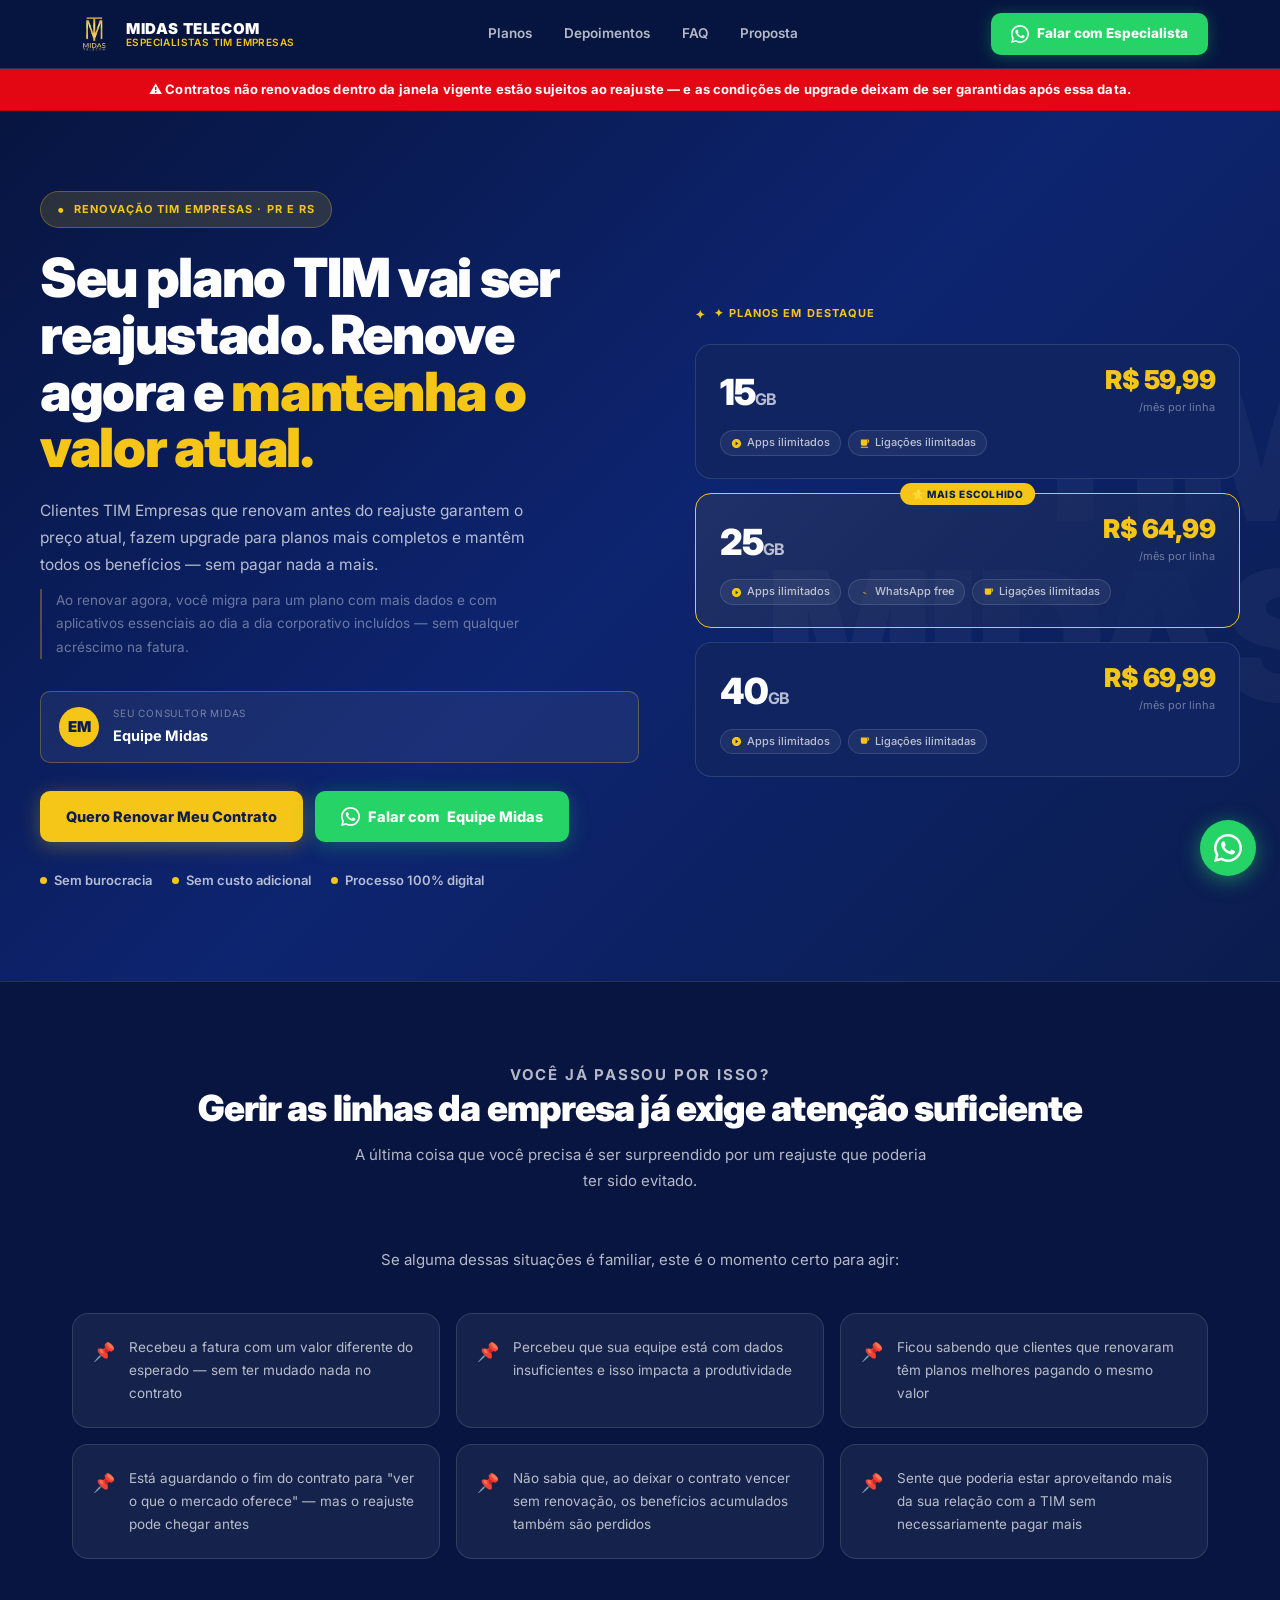
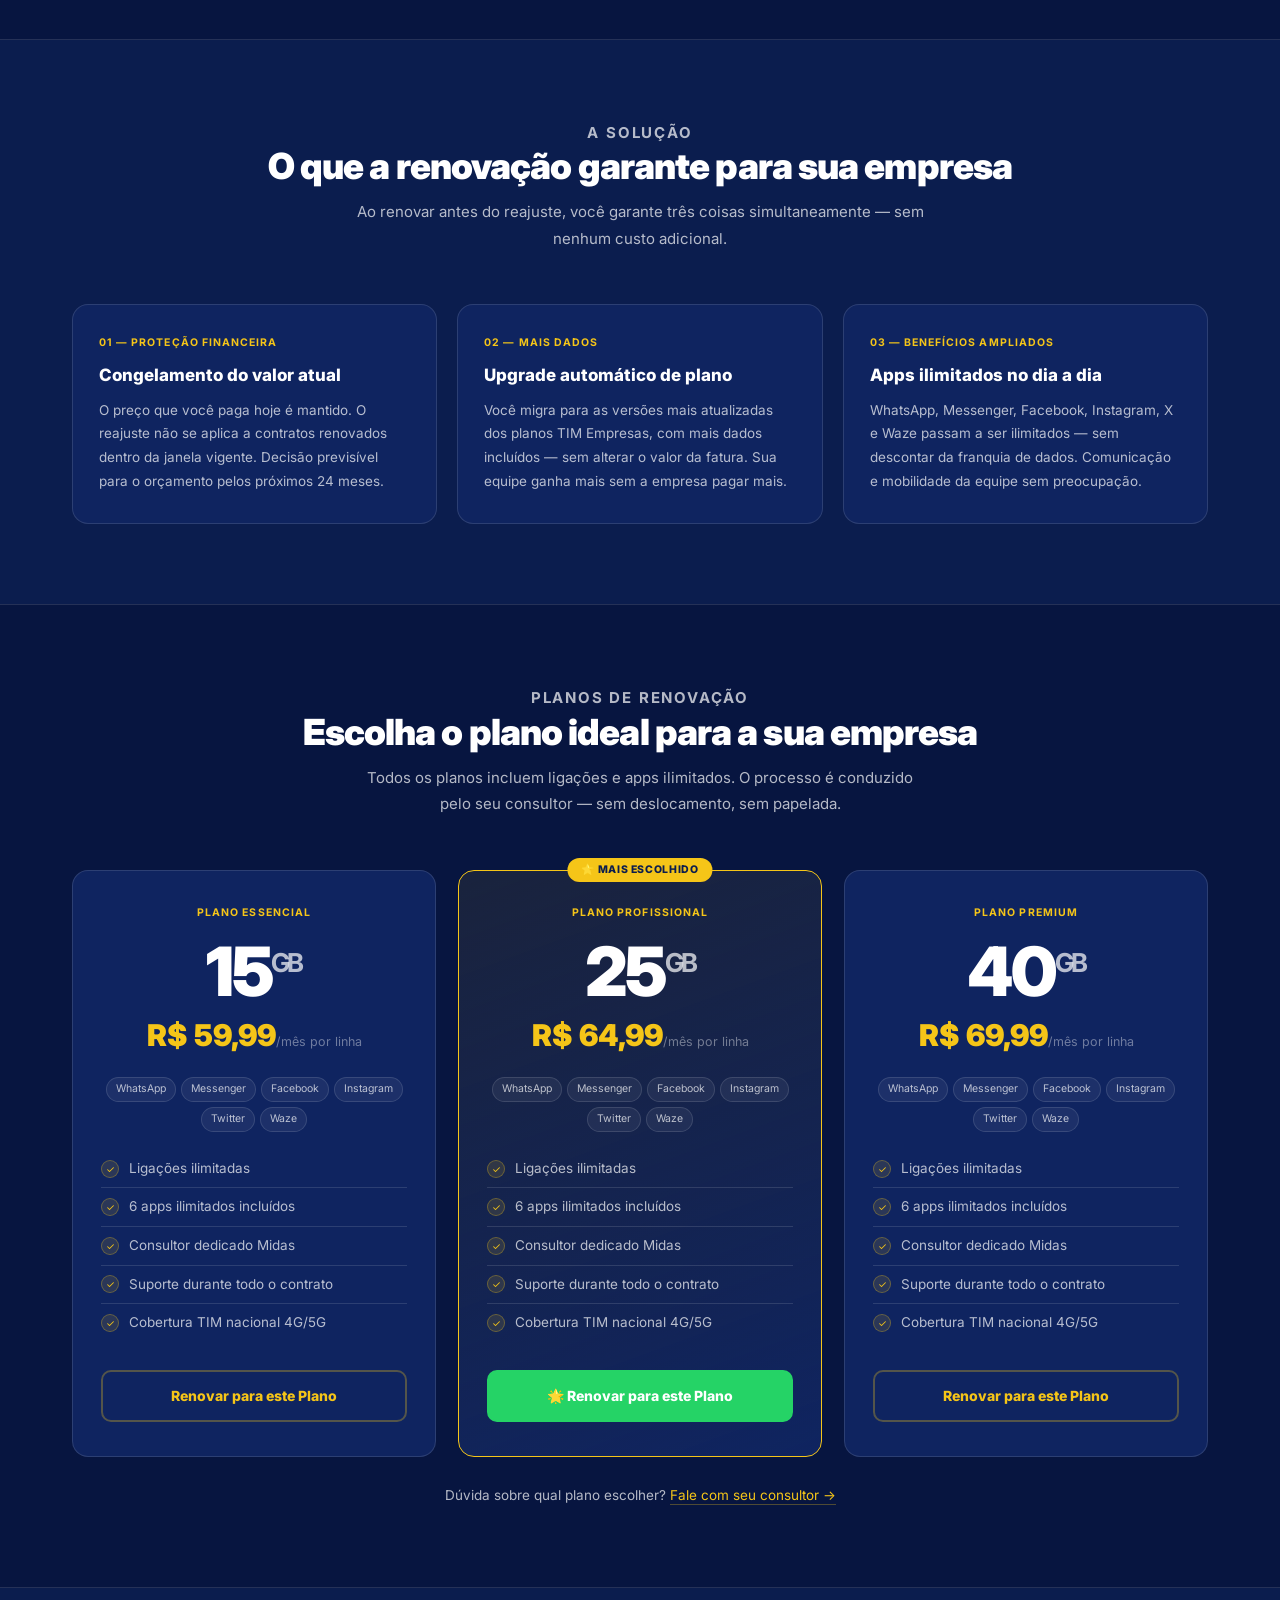
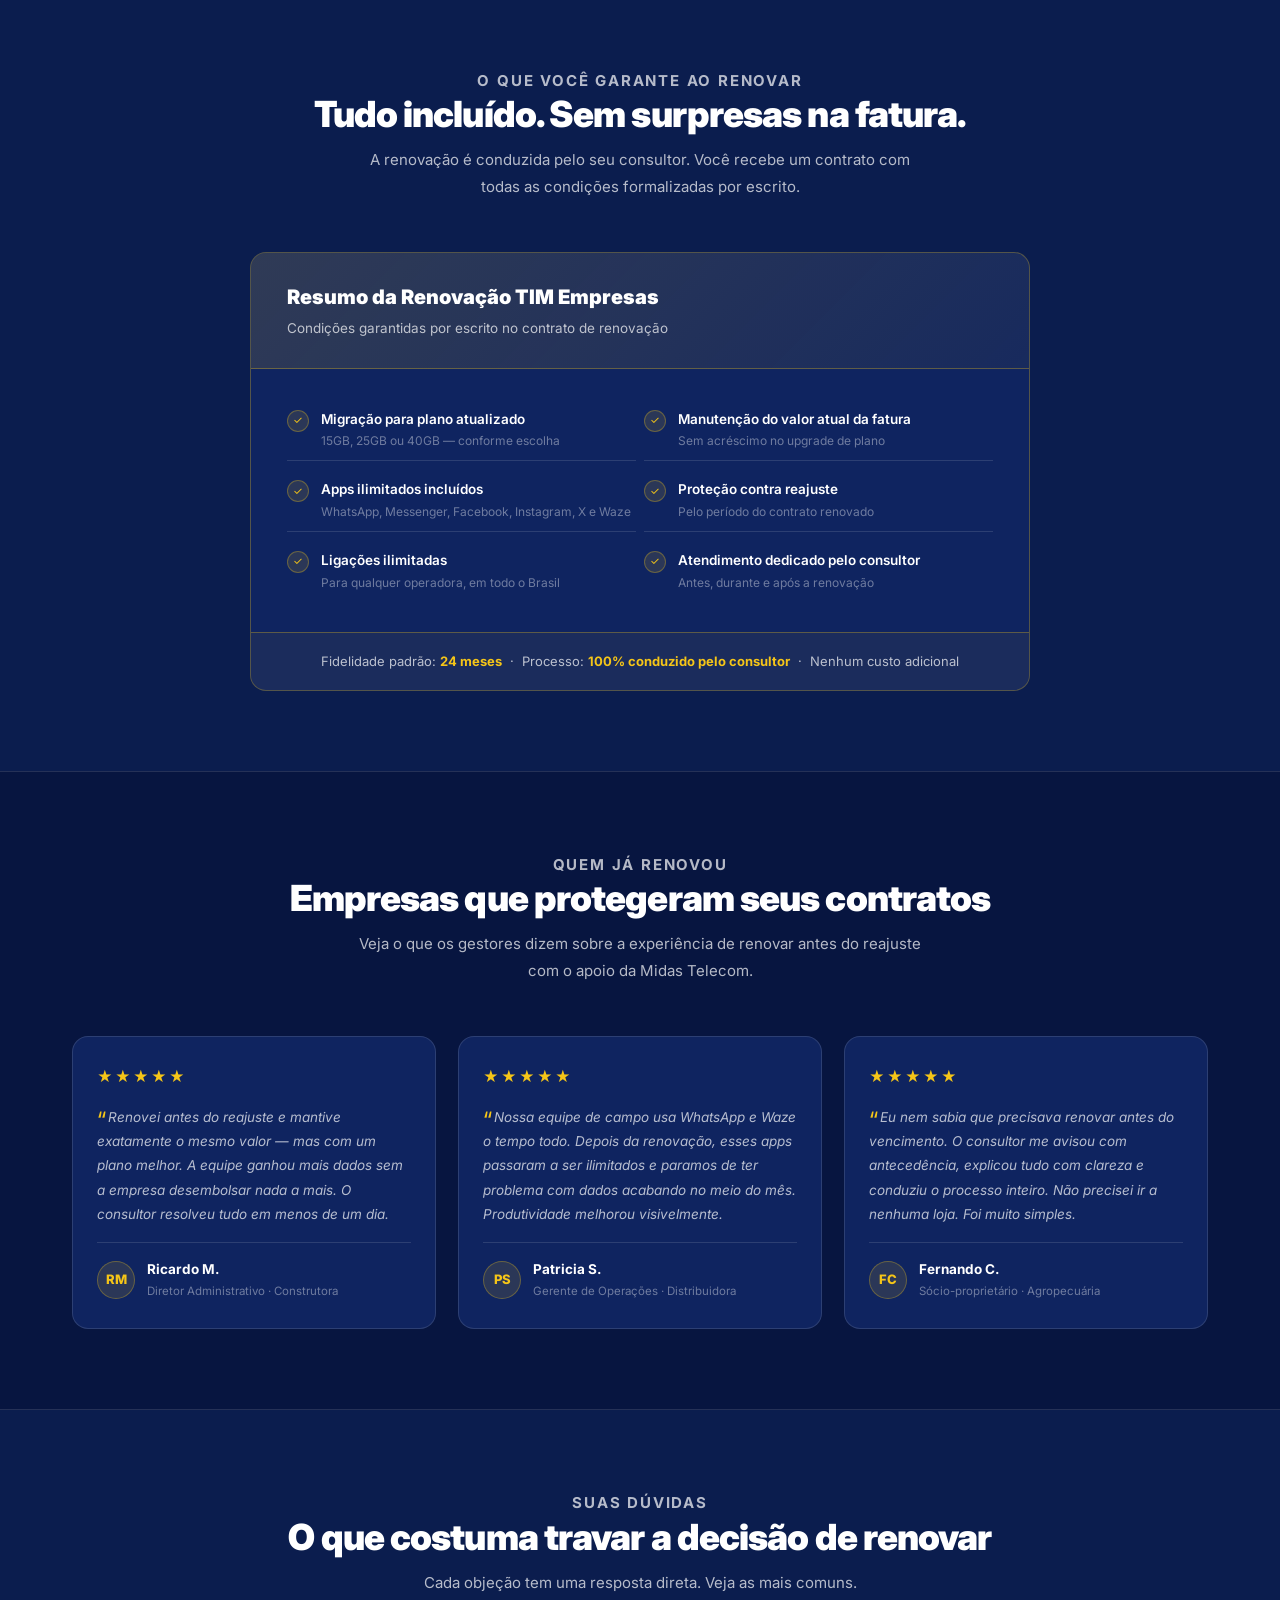
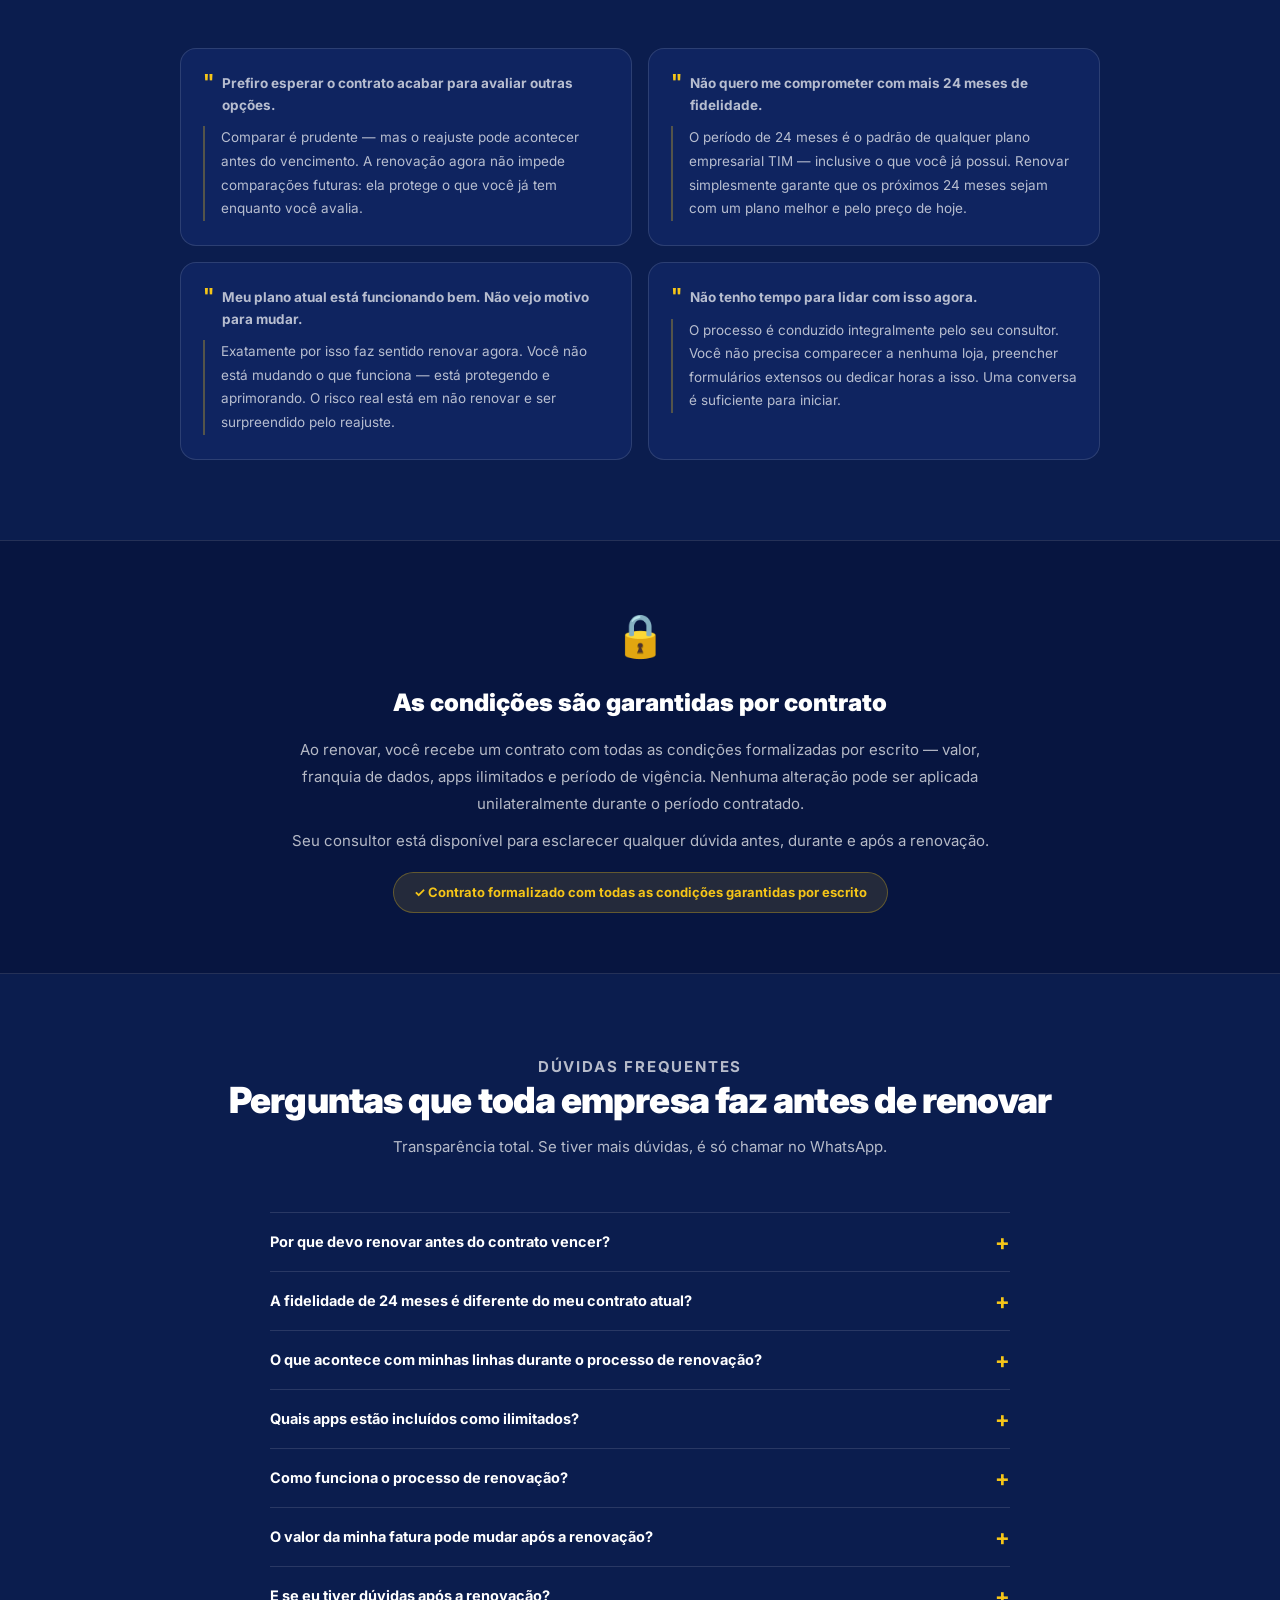
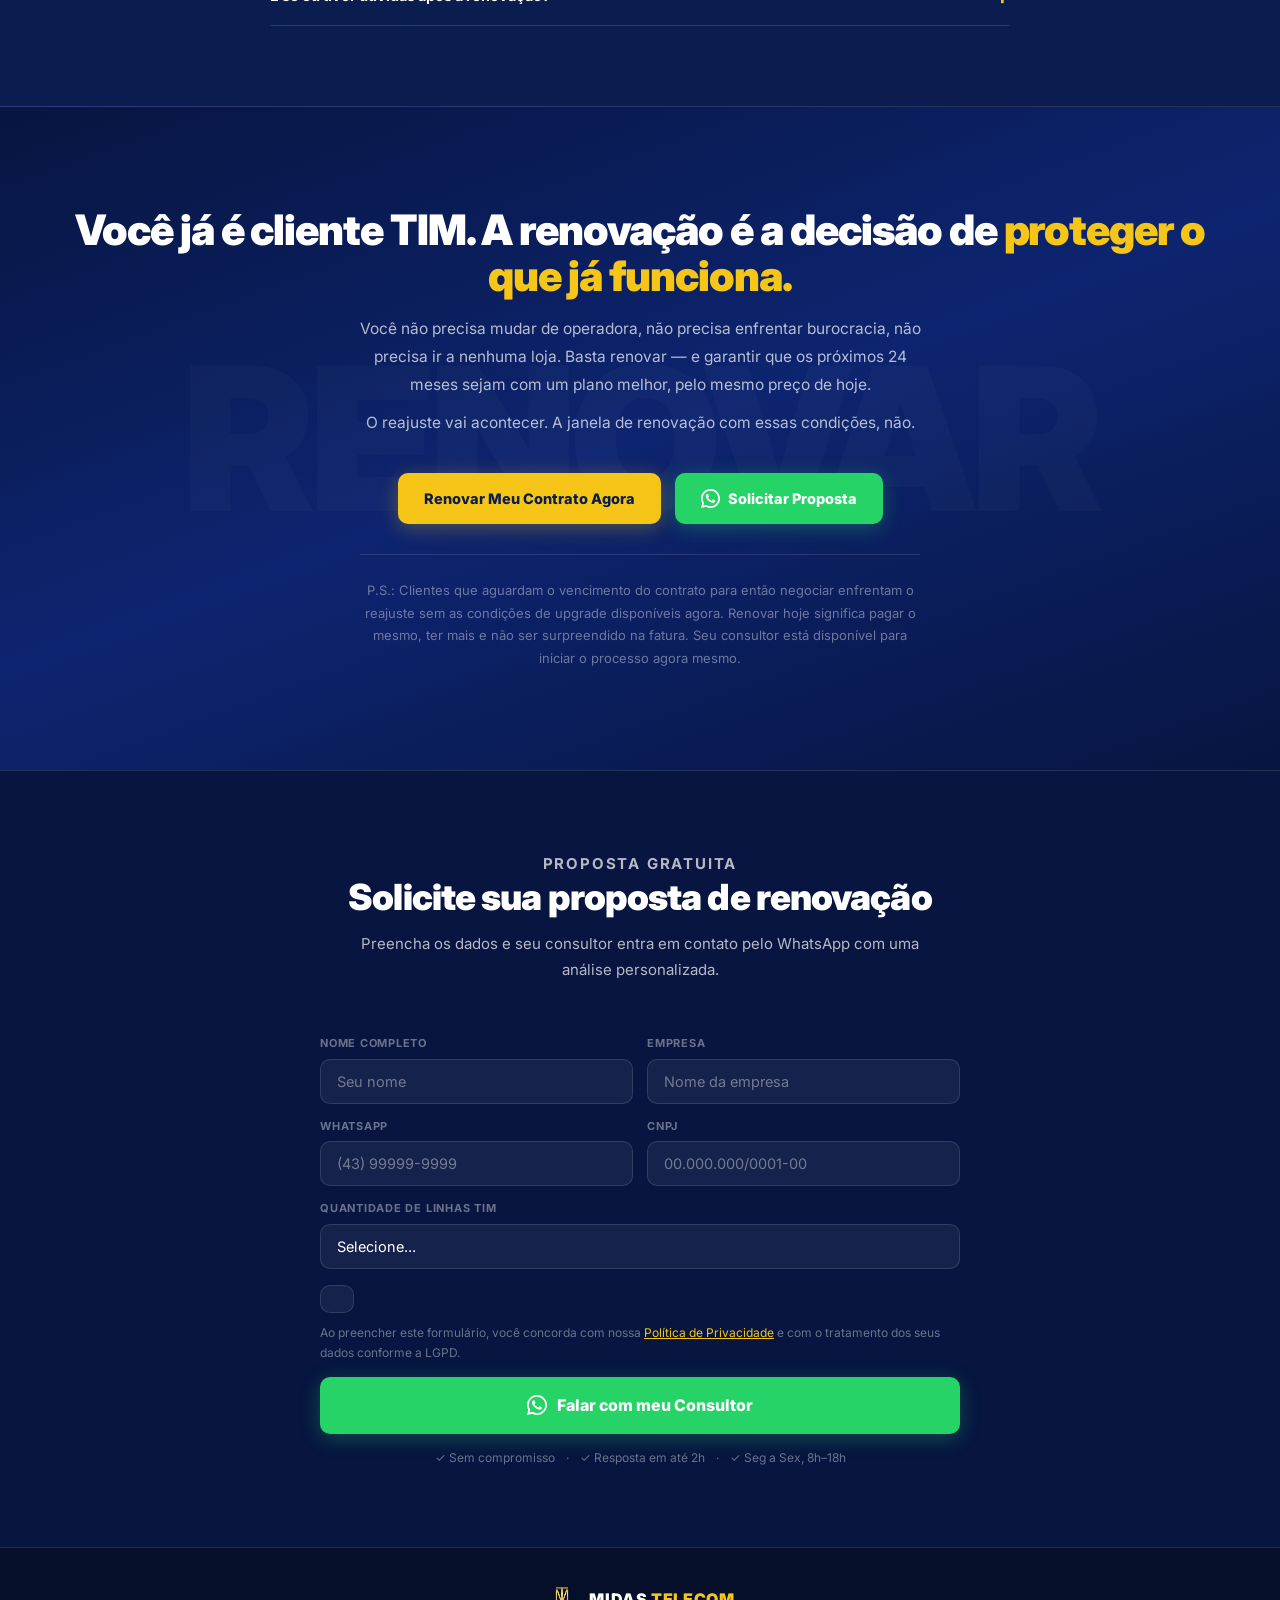
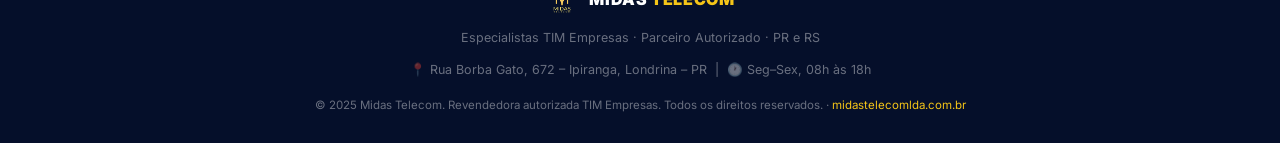
<file: renovacao-tim-empresas.html>
<!DOCTYPE html>
<html lang="pt-BR">
<head>
   <link rel="icon" href="images/logo.png">
<meta charset="UTF-8">
<meta name="viewport" content="width=device-width, initial-scale=1.0">
<title>Renovação TIM Empresas | Midas Telecom</title>
<link href="https://fonts.googleapis.com/css2?family=Inter:ital,wght@0,400;0,500;0,600;0,700;0,800;0,900;1,900&display=swap" rel="stylesheet">
<style>
*,*::before,*::after{margin:0;padding:0;box-sizing:border-box}

:root{
  --navy:       #0B1D4E;
  --navy-deep:  #071540;
  --navy-card:  #0F2460;
  --navy-light: #152E78;
  --gold:       #F5C518;
  --gold-dark:  #D4A800;
  --gold-bg:    rgba(245,197,24,.12);
  --gold-bdr:   rgba(245,197,24,.3);
  --green:      #25D366;
  --green-dk:   #1DA851;
  --red:        #E30613;
  --white:      #FFFFFF;
  --white70:    rgba(255,255,255,.70);
  --white40:    rgba(255,255,255,.40);
  --white10:    rgba(255,255,255,.10);
  --white06:    rgba(255,255,255,.06);
  --bdr:        rgba(255,255,255,.12);
  --r:          10px;
  --rlg:        16px;
}

body{font-family:'Inter',sans-serif;background:var(--navy);color:var(--white);line-height:1.6;overflow-x:hidden}
a{color:inherit;text-decoration:none}
img{max-width:100%}

/* ── NAV ─────────────────────────────────────────── */
nav{
  position:sticky;top:0;z-index:300;
  background:rgba(7,21,64,.96);
  backdrop-filter:blur(20px);
  -webkit-backdrop-filter:blur(20px);
  border-bottom:1px solid var(--bdr);
}
.nav-inner{
  max-width:1200px;margin:auto;
  display:flex;align-items:center;justify-content:space-between;
  height:68px;padding:0 32px;gap:24px;
}
.logo-wrap{display:flex;align-items:center;gap:12px}
.logo-m{
  width:40px;height:40px;border-radius:8px;
  background:var(--gold);
  display:flex;align-items:center;justify-content:center;
  flex-shrink:0;
}
.logo-m svg{width:24px;height:24px}
.logo-text{display:flex;flex-direction:column;line-height:1.15}
.logo-text b{font-size:15px;font-weight:900;letter-spacing:.04em;color:var(--white)}
.logo-text small{font-size:10px;color:var(--gold);font-weight:600;letter-spacing:.04em;text-transform:uppercase}
.nav-links{display:flex;align-items:center;gap:32px;list-style:none;font-size:13.5px;font-weight:600;color:var(--white70)}
.nav-links a:hover{color:var(--gold)}
.nav-cta{
  display:flex;align-items:center;gap:8px;
  background:var(--green);color:var(--white);
  font-weight:800;font-size:13.5px;
  padding:10px 20px;border-radius:var(--r);
  white-space:nowrap;transition:background .2s,transform .15s;
  box-shadow:0 2px 16px rgba(37,211,102,.3);
}
.nav-cta:hover{background:var(--green-dk);transform:translateY(-1px)}
.nav-cta svg{width:18px;height:18px;flex-shrink:0}

/* ── ALERTA ────────────────────────────────────────── */
.alerta{
  background:var(--red);
  color:var(--white);text-align:center;
  font-size:13px;font-weight:700;
  padding:10px 24px;letter-spacing:.01em;
  border-bottom:1px solid rgba(0,0,0,.15);
}

/* ── HERO ──────────────────────────────────────────── */
.hero{
  position:relative;overflow:hidden;
  padding:80px 32px 90px;
  background:
    linear-gradient(135deg, #071540 0%, #0D2470 50%, #0B1D4E 100%);
}
/* "TIM MIDAS" marca d'água */
.hero::before{
  content:'TIM\A MIDAS';white-space:pre;
  position:absolute;right:-60px;top:50%;transform:translateY(-50%);
  font-size:180px;font-weight:900;color:rgba(255,255,255,.04);
  line-height:1;pointer-events:none;letter-spacing:-.02em;
  text-align:right;
}
.hero-inner{
  max-width:1200px;margin:auto;
  display:grid;grid-template-columns:1.1fr 1fr;
  gap:56px;align-items:center;position:relative;z-index:1;
}
.hero-eyebrow{
  display:inline-flex;align-items:center;gap:8px;
  background:rgba(245,197,24,.15);
  border:1px solid var(--gold-bdr);
  border-radius:30px;padding:5px 16px;
  font-size:11px;font-weight:700;
  letter-spacing:.1em;text-transform:uppercase;color:var(--gold);
  margin-bottom:22px;
}
.hero-eyebrow::before{content:'•';font-size:16px}
.hero h1{
  font-size:clamp(32px,4.5vw,54px);
  font-weight:900;line-height:1.05;
  margin-bottom:20px;letter-spacing:-.025em;
}
.hero h1 em{font-style:normal;color:var(--gold)}
.hero-sub{
  font-size:15.5px;color:var(--white70);
  margin-bottom:10px;max-width:500px;line-height:1.75;
}
.hero-quote{
  font-size:13.5px;color:var(--white40);
  margin-bottom:32px;max-width:480px;line-height:1.75;
  border-left:2px solid var(--gold-bdr);padding-left:14px;
}
/* consultor */
.consultor-strip{
  display:flex;align-items:center;gap:14px;
  background:var(--white06);
  border:1px solid var(--gold-bdr);
  border-radius:var(--r);
  padding:13px 18px;margin-bottom:28px;
}
.consultor-av{
  width:40px;height:40px;border-radius:50%;
  background:var(--gold);display:flex;align-items:center;justify-content:center;
  font-weight:900;font-size:15px;color:var(--navy);flex-shrink:0;
}
.consultor-info small{display:block;font-size:10px;text-transform:uppercase;letter-spacing:.08em;color:var(--white40);margin-bottom:2px}
.consultor-info strong{font-size:14.5px;font-weight:700}
.hero-btns{display:flex;gap:12px;flex-wrap:wrap;margin-bottom:28px}
.btn-gold{
  display:inline-flex;align-items:center;gap:8px;
  background:var(--gold);color:var(--navy);
  font-weight:800;font-size:14.5px;
  padding:14px 26px;border-radius:var(--r);
  transition:background .2s,transform .15s;
  box-shadow:0 4px 20px rgba(245,197,24,.3);
}
.btn-gold:hover{background:var(--gold-dark);transform:translateY(-2px)}
.btn-green{
  display:inline-flex;align-items:center;gap:8px;
  background:var(--green);color:var(--white);
  font-weight:800;font-size:14.5px;
  padding:14px 26px;border-radius:var(--r);
  transition:background .2s,transform .15s;
  box-shadow:0 4px 20px rgba(37,211,102,.3);
}
.btn-green:hover{background:var(--green-dk);transform:translateY(-2px)}
.btn-green svg,.btn-gold svg{width:19px;height:19px;flex-shrink:0}
.hero-badges{display:flex;gap:20px;flex-wrap:wrap}
.hbadge{display:flex;align-items:center;gap:7px;font-size:13px;color:var(--white70);font-weight:600}
.hbadge-dot{width:7px;height:7px;border-radius:50%;background:var(--gold);flex-shrink:0}

/* hero – side cards */
.hero-cards{display:flex;flex-direction:column;gap:14px}
.hero-plan-label{
  display:flex;align-items:center;gap:8px;
  font-size:11px;font-weight:700;letter-spacing:.1em;
  text-transform:uppercase;color:var(--gold);margin-bottom:6px;
}
.hero-plan-label::before{content:'✦';font-size:12px}
.hcard{
  background:var(--navy-card);
  border:1px solid var(--bdr);
  border-radius:var(--rlg);padding:22px 24px;
  transition:border-color .2s,transform .2s;
  position:relative;
}
.hcard:hover{border-color:var(--gold-bdr);transform:translateY(-2px)}
.hcard.featured{border-color:var(--gold);background:linear-gradient(135deg,rgba(245,197,24,.08),var(--navy-card))}
.hcard-badge{
  position:absolute;top:-11px;left:50%;transform:translateX(-50%);
  background:var(--gold);color:var(--navy);
  font-size:10px;font-weight:800;letter-spacing:.06em;text-transform:uppercase;
  padding:3px 12px;border-radius:20px;white-space:nowrap;
}
.hcard-top{display:flex;align-items:center;justify-content:space-between;margin-bottom:12px}
.hcard-gb{font-size:36px;font-weight:900;color:var(--white);letter-spacing:-.03em;line-height:1}
.hcard-gb span{font-size:16px;font-weight:700;color:var(--white70)}
.hcard-price{text-align:right}
.hcard-price strong{display:block;font-size:26px;font-weight:900;color:var(--gold);letter-spacing:-.02em;line-height:1}
.hcard-price small{font-size:11px;color:var(--white40)}
.hcard-pills{display:flex;gap:7px;flex-wrap:wrap}
.hpill{
  display:flex;align-items:center;gap:5px;
  background:var(--white06);border:1px solid var(--bdr);
  border-radius:20px;padding:3px 10px;
  font-size:11px;color:var(--white70);font-weight:500;
}
.hpill svg{width:11px;height:11px;color:var(--gold);flex-shrink:0}

/* ── CONTAINER ─────────────────────────────────────── */
.container{max-width:1200px;margin:auto;padding:0 32px}

/* section header */
.sh{text-align:center;margin-bottom:52px}
.sh-eye{font-size:11px;font-weight:700;letter-spacing:.12em;text-transform:uppercase;color:var(--gold);margin-bottom:10px}
.sh h2{font-size:clamp(24px,3.2vw,36px);font-weight:900;line-height:1.15;letter-spacing:-.025em;margin-bottom:12px}
.sh p{font-size:15px;color:var(--white70);max-width:580px;margin:0 auto;line-height:1.75}

/* ── DOR ─────────────────────────────────────────── */
.sec-dor{padding:80px 32px;background:var(--navy-deep);border-top:1px solid var(--bdr);border-bottom:1px solid var(--bdr)}
.dor-intro{max-width:680px;margin:0 auto 40px;text-align:center;font-size:15px;color:var(--white70);line-height:1.8}
.dor-grid{display:grid;grid-template-columns:repeat(3,1fr);gap:16px}
.dor-card{
  background:var(--white06);border:1px solid var(--bdr);
  border-radius:var(--rlg);padding:22px 20px;
  display:flex;gap:14px;align-items:flex-start;
  transition:border-color .2s;
}
.dor-card:hover{border-color:var(--gold-bdr)}
.dor-pin{font-size:18px;flex-shrink:0;margin-top:2px}
.dor-card p{font-size:13.5px;color:var(--white70);line-height:1.7}

/* ── POR QUE RENOVAR ──────────────────────────────── */
.sec-pq{padding:80px 32px;background:var(--navy)}
.pq-grid{display:grid;grid-template-columns:repeat(3,1fr);gap:20px}
.pq-card{
  background:var(--navy-card);
  border:1px solid var(--bdr);
  border-radius:var(--rlg);padding:30px 26px;
  transition:border-color .2s,transform .2s;
}
.pq-card:hover{border-color:var(--gold-bdr);transform:translateY(-3px)}
.pq-num{font-size:10.5px;font-weight:700;text-transform:uppercase;letter-spacing:.1em;color:var(--gold);margin-bottom:10px}
.pq-card h3{font-size:17px;font-weight:800;color:var(--white);margin-bottom:10px}
.pq-card p{font-size:13.5px;color:var(--white70);line-height:1.75}

/* ── PLANOS ──────────────────────────────────────── */
.sec-planos{padding:80px 32px;background:var(--navy-deep);border-top:1px solid var(--bdr);border-bottom:1px solid var(--bdr)}
.planos-grid{display:grid;grid-template-columns:repeat(3,1fr);gap:22px}
.plano{
  background:var(--navy-card);
  border:1px solid var(--bdr);border-radius:var(--rlg);
  padding:34px 28px;text-align:center;
  position:relative;display:flex;flex-direction:column;
  transition:border-color .2s,transform .2s;
}
.plano:hover{border-color:var(--gold-bdr);transform:translateY(-4px)}
.plano.dest{border-color:var(--gold);background:linear-gradient(160deg,rgba(245,197,24,.08),var(--navy-card))}
.plano-badge{
  position:absolute;top:-13px;left:50%;transform:translateX(-50%);
  background:var(--gold);color:var(--navy);
  font-size:10.5px;font-weight:800;letter-spacing:.06em;text-transform:uppercase;
  padding:4px 14px;border-radius:20px;white-space:nowrap;
}
.plano-nome{font-size:10.5px;font-weight:700;text-transform:uppercase;letter-spacing:.1em;color:var(--gold);margin-bottom:16px}
.plano-gb{
  font-size:68px;font-weight:900;color:var(--white);
  line-height:1;letter-spacing:-.04em;margin-bottom:6px;
}
.plano-gb sup{font-size:26px;font-weight:700;color:var(--white70);vertical-align:super}
.plano-price{margin-bottom:18px}
.plano-price strong{font-size:30px;font-weight:900;color:var(--gold)}
.plano-price span{font-size:12.5px;color:var(--white40)}
.apps-row{display:flex;justify-content:center;gap:5px;flex-wrap:wrap;margin-bottom:18px}
.apill{background:var(--white06);border:1px solid var(--bdr);border-radius:20px;padding:3px 9px;font-size:10.5px;color:var(--white70)}
.plano ul{list-style:none;text-align:left;margin-bottom:28px;flex:1}
.plano ul li{
  padding:8px 0;font-size:13.5px;color:var(--white70);
  display:flex;align-items:center;gap:10px;
  border-bottom:1px solid var(--bdr);
}
.plano ul li:last-child{border-bottom:none}
.ck{
  width:18px;height:18px;border-radius:50%;
  background:var(--gold-bg);border:1px solid var(--gold-bdr);
  display:flex;align-items:center;justify-content:center;
  color:var(--gold);font-size:10px;flex-shrink:0;
}
.btn-plano{
  display:block;padding:13px;border-radius:var(--r);
  font-weight:800;font-size:14px;text-align:center;
  transition:all .2s;
  background:transparent;border:2px solid var(--gold-bdr);color:var(--gold);
}
.btn-plano:hover{background:var(--gold);color:var(--navy);border-color:var(--gold)}
.plano.dest .btn-plano{background:var(--green);border-color:var(--green);color:var(--white)}
.plano.dest .btn-plano:hover{background:var(--green-dk);border-color:var(--green-dk)}
.planos-nota{text-align:center;margin-top:28px;font-size:13.5px;color:var(--white70)}
.planos-nota a{color:var(--gold);border-bottom:1px solid var(--gold-bdr);padding-bottom:1px}

/* ── OFERTA RESUMO ───────────────────────────────── */
.sec-oferta{padding:80px 32px;background:var(--navy)}
.oferta-box{
  max-width:780px;margin:auto;
  background:var(--navy-card);
  border:1px solid var(--gold-bdr);border-radius:var(--rlg);overflow:hidden;
}
.oferta-hdr{
  background:linear-gradient(135deg,rgba(245,197,24,.14),rgba(245,197,24,.04));
  padding:28px 36px;border-bottom:1px solid var(--gold-bdr);
}
.oferta-hdr h3{font-size:20px;font-weight:900;margin-bottom:5px}
.oferta-hdr p{font-size:13.5px;color:var(--white70)}
.oferta-body{padding:30px 36px;display:grid;grid-template-columns:1fr 1fr;gap:8px}
.o-item{display:flex;align-items:flex-start;gap:12px;padding:10px 0;border-bottom:1px solid var(--bdr)}
.o-item:last-child,.o-item:nth-last-child(2):nth-child(odd){border-bottom:none}
.o-ck{width:22px;height:22px;border-radius:50%;background:var(--gold-bg);border:1px solid var(--gold-bdr);display:flex;align-items:center;justify-content:center;color:var(--gold);font-size:11px;flex-shrink:0;margin-top:1px}
.o-txt{font-size:13.5px;font-weight:600;color:var(--white)}
.o-txt small{display:block;font-size:12px;color:var(--white40);font-weight:400;margin-top:1px}
.oferta-ftr{
  background:rgba(245,197,24,.05);border-top:1px solid var(--gold-bdr);
  padding:18px 36px;text-align:center;font-size:13px;color:var(--white70);
}
.oferta-ftr strong{color:var(--gold)}

/* ── DEPOIMENTOS ─────────────────────────────────── */
.sec-dep{padding:80px 32px;background:var(--navy-deep);border-top:1px solid var(--bdr);border-bottom:1px solid var(--bdr)}
.dep-grid{display:grid;grid-template-columns:repeat(3,1fr);gap:22px}
.dep-card{
  background:var(--navy-card);border:1px solid var(--bdr);
  border-radius:var(--rlg);padding:28px 24px;
  display:flex;flex-direction:column;gap:16px;
  transition:border-color .2s;
}
.dep-card:hover{border-color:var(--gold-bdr)}
.dep-stars{color:var(--gold);font-size:15px;letter-spacing:2px}
.dep-txt{font-size:13.5px;color:var(--white70);line-height:1.8;flex:1;font-style:italic}
.dep-txt::before{content:'\201C';font-size:24px;color:var(--gold);line-height:0;vertical-align:-7px;margin-right:2px;font-style:normal}
.dep-aut{display:flex;align-items:center;gap:12px;padding-top:16px;border-top:1px solid var(--bdr)}
.dep-av{width:38px;height:38px;border-radius:50%;background:var(--gold-bg);border:1px solid var(--gold-bdr);display:flex;align-items:center;justify-content:center;font-weight:800;font-size:13px;color:var(--gold);flex-shrink:0}
.dep-name{font-size:13.5px;font-weight:700;color:var(--white)}
.dep-role{font-size:11.5px;color:var(--white40);margin-top:1px}

/* ── OBJEÇÕES ─────────────────────────────────────── */
.sec-obj{padding:80px 32px;background:var(--navy)}
.obj-grid{display:grid;grid-template-columns:repeat(2,1fr);gap:16px;max-width:920px;margin:auto}
.obj-card{
  background:var(--navy-card);border:1px solid var(--bdr);
  border-radius:var(--rlg);padding:24px 22px;transition:border-color .2s;
}
.obj-card:hover{border-color:var(--gold-bdr)}
.obj-q{font-size:13.5px;font-weight:700;color:var(--white70);margin-bottom:10px;display:flex;gap:8px;align-items:flex-start}
.obj-q::before{content:'"';font-size:22px;color:var(--gold);line-height:1;flex-shrink:0;margin-top:-2px}
.obj-a{font-size:13.5px;color:var(--white70);line-height:1.75;padding-left:16px;border-left:2px solid var(--gold-bdr)}

/* ── GARANTIA ─────────────────────────────────────── */
.sec-grt{padding:60px 32px;background:var(--navy-deep);border-top:1px solid var(--bdr);border-bottom:1px solid var(--bdr)}
.grt-box{max-width:700px;margin:auto;text-align:center}
.grt-icon{font-size:42px;margin-bottom:16px}
.grt-box h3{font-size:24px;font-weight:900;margin-bottom:14px}
.grt-box p{font-size:15px;color:var(--white70);line-height:1.8;margin-bottom:10px}
.grt-tag{display:inline-flex;align-items:center;gap:8px;background:var(--gold-bg);border:1px solid var(--gold-bdr);border-radius:30px;padding:9px 20px;font-size:13px;font-weight:700;color:var(--gold);margin-top:8px}

/* ── FAQ ──────────────────────────────────────────── */
.sec-faq{padding:80px 32px;background:var(--navy)}
.faq-list{max-width:740px;margin:auto}
.faq-item{border-bottom:1px solid var(--bdr)}
.faq-item:first-child{border-top:1px solid var(--bdr)}
.faq-q{
  width:100%;background:none;border:none;color:var(--white);
  font-family:'Inter',sans-serif;font-size:14.5px;font-weight:700;
  padding:18px 0;cursor:pointer;
  display:flex;align-items:center;justify-content:space-between;gap:12px;
  text-align:left;transition:color .2s;
}
.faq-q:hover{color:var(--gold)}
.faq-arr{flex-shrink:0;color:var(--gold);font-size:22px;line-height:1;transition:transform .25s}
.faq-item.open .faq-arr{transform:rotate(45deg)}
.faq-a{max-height:0;overflow:hidden;transition:max-height .3s ease,padding .3s;font-size:14px;color:var(--white70);line-height:1.8}
.faq-item.open .faq-a{max-height:220px;padding-bottom:20px}

/* ── CTA FINAL ────────────────────────────────────── */
.sec-cta{
  padding:100px 32px;
  background:linear-gradient(160deg,#071540 0%,#0D2470 50%,#071540 100%);
  border-top:1px solid var(--bdr);text-align:center;
  position:relative;overflow:hidden;
}
.sec-cta::before{
  content:'RENOVAR';position:absolute;
  left:50%;top:50%;transform:translate(-50%,-50%);
  font-size:200px;font-weight:900;color:rgba(255,255,255,.025);
  white-space:nowrap;pointer-events:none;letter-spacing:-.03em;
}
.sec-cta .inner{position:relative;z-index:1}
.sec-cta h2{font-size:clamp(26px,4vw,42px);font-weight:900;line-height:1.1;margin-bottom:16px;letter-spacing:-.025em}
.sec-cta h2 em{font-style:normal;color:var(--gold)}
.sec-cta p{font-size:15.5px;color:var(--white70);max-width:580px;margin:0 auto 10px;line-height:1.8}
.cta-btns{display:flex;justify-content:center;gap:14px;margin:36px 0 30px;flex-wrap:wrap}
.sec-cta .ps{font-size:13px;color:var(--white40);max-width:560px;margin:0 auto;line-height:1.75;border-top:1px solid var(--bdr);padding-top:24px}

/* ── FORMULÁRIO ───────────────────────────────────── */
.sec-form{padding:80px 32px;background:var(--navy-deep);border-top:1px solid var(--bdr)}
.form-wrap{max-width:640px;margin:auto}
.form-grid{display:grid;grid-template-columns:1fr 1fr;gap:14px}
.fg{display:flex;flex-direction:column;gap:6px}
.fg.full{grid-column:1/-1}
.fg label{font-size:11px;font-weight:700;text-transform:uppercase;letter-spacing:.07em;color:var(--white40)}
.fg input,.fg select{
  background:var(--white06);border:1px solid var(--bdr);border-radius:var(--r);
  padding:13px 16px;font-size:14.5px;color:var(--white);
  font-family:'Inter',sans-serif;outline:none;transition:border-color .2s;-webkit-appearance:none;
}
.fg input::placeholder{color:var(--white40)}
.fg input:focus,.fg select:focus{border-color:var(--gold)}
.fg select option{background:#0B1D4E;color:var(--white)}
.lgpd-row{display:flex;align-items:flex-start;gap:10px;font-size:12px;color:var(--white40);line-height:1.65}
.lgpd-row input[type=checkbox]{width:16px;height:16px;flex-shrink:0;margin-top:2px;accent-color:var(--gold);cursor:pointer}
.lgpd-row a{color:var(--gold);text-decoration:underline}
.btn-submit{
  width:100%;background:var(--green);color:var(--white);border:none;
  border-radius:var(--r);padding:16px;font-size:16px;font-weight:800;
  cursor:pointer;font-family:'Inter',sans-serif;
  display:flex;align-items:center;justify-content:center;gap:10px;
  transition:background .2s,transform .15s;
  box-shadow:0 4px 20px rgba(37,211,102,.3);
}
.btn-submit:hover{background:var(--green-dk);transform:translateY(-1px)}
.form-nota{text-align:center;margin-top:14px;font-size:12px;color:var(--white40)}
.form-nota span{margin:0 8px}

/* ── FOOTER ────────────────────────────────────────── */
footer{background:#050F2A;border-top:1px solid var(--bdr);padding:36px 32px 28px}
.footer-inner{max-width:1200px;margin:auto;display:flex;flex-direction:column;align-items:center;gap:12px;text-align:center}
.foot-logo{display:flex;align-items:center;gap:12px;font-weight:900;font-size:16px;letter-spacing:.04em}
.foot-logo .logo-m{width:32px;height:32px;font-size:13px}
.foot-logo span{color:var(--gold)}
.foot-sub{font-size:12.5px;color:var(--white40)}
.foot-copy{font-size:11.5px;color:var(--white40);margin-top:4px}
.foot-copy a{color:var(--gold)}

/* ── WA FLOAT ─────────────────────────────────────── */
.wa-float{
  position:fixed;bottom:24px;right:24px;z-index:500;
  width:56px;height:56px;border-radius:50%;
  background:var(--green);color:var(--white);
  display:flex;align-items:center;justify-content:center;
  box-shadow:0 4px 20px rgba(37,211,102,.5);
  transition:transform .2s;
}
.wa-float:hover{transform:scale(1.1)}
.wa-float svg{width:28px;height:28px}

/* ── TOAST ──────────────────────────────────────────── */
.toast{
  position:fixed;bottom:96px;right:24px;
  background:var(--navy-card);border:1px solid var(--gold-bdr);
  color:var(--white);padding:13px 18px;border-radius:var(--r);
  font-size:13.5px;font-weight:500;
  box-shadow:0 8px 30px rgba(0,0,0,.5);
  opacity:0;transform:translateY(10px);
  transition:opacity .3s,transform .3s;z-index:999;max-width:300px;
}
.toast.show{opacity:1;transform:translateY(0)}

/* ── RESPONSIVO ─────────────────────────────────────── */
@media(max-width:960px){
  .hero-inner{grid-template-columns:1fr;gap:44px}
  .hero-cards{display:grid;grid-template-columns:1fr 1fr}
  .dor-grid{grid-template-columns:1fr 1fr}
  .pq-grid{grid-template-columns:1fr 1fr}
  .planos-grid{grid-template-columns:1fr;max-width:420px;margin:auto}
  .dep-grid{grid-template-columns:1fr}
  .obj-grid{grid-template-columns:1fr}
  .oferta-body{grid-template-columns:1fr}
  .nav-links{display:none}
}
@media(max-width:640px){
  .hero{padding:52px 20px 60px}
  .hero::before{display:none}
  .hero-cards{grid-template-columns:1fr}
  .dor-grid{grid-template-columns:1fr}
  .pq-grid{grid-template-columns:1fr}
  .form-grid{grid-template-columns:1fr}
  .fg.full{grid-column:1}
  .oferta-hdr,.oferta-body,.oferta-ftr{padding-left:20px;padding-right:20px}
  .sec-cta::before{display:none}
}

.logo-img{height:42px;width:auto;object-fit:contain;flex-shrink:0}
.logo-img-foot{height:32px;width:auto;object-fit:contain;flex-shrink:0}
</style>
</head>
<body>

<!-- WA FLOAT -->
<a href="#" class="wa-float" id="wa-float" title="Falar no WhatsApp">
  <svg viewBox="0 0 24 24" fill="currentColor"><path d="M17.472 14.382c-.297-.149-1.758-.867-2.03-.967-.273-.099-.471-.148-.67.15-.197.297-.767.966-.94 1.164-.173.199-.347.223-.644.075-.297-.15-1.255-.463-2.39-1.475-.883-.788-1.48-1.761-1.653-2.059-.173-.297-.018-.458.13-.606.134-.133.298-.347.446-.52.149-.174.198-.298.298-.497.099-.198.05-.371-.025-.52-.075-.149-.669-1.612-.916-2.207-.242-.579-.487-.5-.669-.51-.173-.008-.371-.01-.57-.01-.198 0-.52.074-.792.372-.272.297-1.04 1.016-1.04 2.479 0 1.462 1.065 2.875 1.213 3.074.149.198 2.096 3.2 5.077 4.487.709.306 1.262.489 1.694.625.712.227 1.36.195 1.871.118.571-.085 1.758-.719 2.006-1.413.248-.694.248-1.289.173-1.413-.074-.124-.272-.198-.57-.347z"/><path d="M12 0C5.373 0 0 5.373 0 12c0 2.126.557 4.126 1.527 5.864L0 24l6.293-1.527A11.954 11.954 0 0012 24c6.627 0 12-5.373 12-12S18.627 0 12 0zm0 21.818a9.818 9.818 0 01-4.99-1.366l-.358-.212-3.736.906.928-3.643-.235-.374A9.818 9.818 0 0112 2.182c5.427 0 9.818 4.391 9.818 9.818 0 5.428-4.391 9.818-9.818 9.818z"/></svg>
</a>

<!-- NAV -->
<nav>
  <div class="nav-inner">
    <a href="https://midastelecomlda.com.br" class="logo-wrap">
      <img src="[data-uri]" alt="Midas Telecom" class="logo-img">
      <div class="logo-text">
        <b>MIDAS TELECOM</b>
        <small>Especialistas TIM Empresas</small>
      </div>
    </a>
    <ul class="nav-links">
      <li><a href="#planos">Planos</a></li>
      <li><a href="#depoimentos">Depoimentos</a></li>
      <li><a href="#faq">FAQ</a></li>
      <li><a href="#formulario">Proposta</a></li>
    </ul>
    <a href="#" class="nav-cta" id="nav-wa">
      <svg viewBox="0 0 24 24" fill="currentColor"><path d="M17.472 14.382c-.297-.149-1.758-.867-2.03-.967-.273-.099-.471-.148-.67.15-.197.297-.767.966-.94 1.164-.173.199-.347.223-.644.075-.297-.15-1.255-.463-2.39-1.475-.883-.788-1.48-1.761-1.653-2.059-.173-.297-.018-.458.13-.606.134-.133.298-.347.446-.52.149-.174.198-.298.298-.497.099-.198.05-.371-.025-.52-.075-.149-.669-1.612-.916-2.207-.242-.579-.487-.5-.669-.51-.173-.008-.371-.01-.57-.01-.198 0-.52.074-.792.372-.272.297-1.04 1.016-1.04 2.479 0 1.462 1.065 2.875 1.213 3.074.149.198 2.096 3.2 5.077 4.487.709.306 1.262.489 1.694.625.712.227 1.36.195 1.871.118.571-.085 1.758-.719 2.006-1.413.248-.694.248-1.289.173-1.413-.074-.124-.272-.198-.57-.347z"/><path d="M12 0C5.373 0 0 5.373 0 12c0 2.126.557 4.126 1.527 5.864L0 24l6.293-1.527A11.954 11.954 0 0012 24c6.627 0 12-5.373 12-12S18.627 0 12 0zm0 21.818a9.818 9.818 0 01-4.99-1.366l-.358-.212-3.736.906.928-3.643-.235-.374A9.818 9.818 0 0112 2.182c5.427 0 9.818 4.391 9.818 9.818 0 5.428-4.391 9.818-9.818 9.818z"/></svg>
      Falar com Especialista
    </a>
  </div>
</nav>

<!-- ALERTA -->
<div class="alerta">
  ⚠️ Contratos não renovados dentro da janela vigente estão sujeitos ao reajuste — e as condições de upgrade deixam de ser garantidas após essa data.
</div>

<!-- HERO -->
<section class="hero">
  <div class="hero-inner">
    <div>
      <p class="hero-eyebrow">Renovação TIM Empresas · PR e RS</p>
      <h1>Seu plano TIM vai ser reajustado. Renove agora e <em>mantenha o valor atual.</em></h1>
      <p class="hero-sub">Clientes TIM Empresas que renovam antes do reajuste garantem o preço atual, fazem upgrade para planos mais completos e mantêm todos os benefícios — sem pagar nada a mais.</p>
      <p class="hero-quote">Ao renovar agora, você migra para um plano com mais dados e com aplicativos essenciais ao dia a dia corporativo incluídos — sem qualquer acréscimo na fatura.</p>

      <div class="consultor-strip">
        <div class="consultor-av" id="avatar-iniciais">?</div>
        <div class="consultor-info">
          <small>Seu consultor Midas</small>
          <strong id="nome-consultor">Carregando…</strong>
        </div>
      </div>

      <div class="hero-btns">
        <a href="#" class="btn-gold" id="link-wa">
          Quero Renovar Meu Contrato
        </a>
        <a href="#" class="btn-green" id="link-wa2">
          <svg viewBox="0 0 24 24" fill="currentColor"><path d="M17.472 14.382c-.297-.149-1.758-.867-2.03-.967-.273-.099-.471-.148-.67.15-.197.297-.767.966-.94 1.164-.173.199-.347.223-.644.075-.297-.15-1.255-.463-2.39-1.475-.883-.788-1.48-1.761-1.653-2.059-.173-.297-.018-.458.13-.606.134-.133.298-.347.446-.52.149-.174.198-.298.298-.497.099-.198.05-.371-.025-.52-.075-.149-.669-1.612-.916-2.207-.242-.579-.487-.5-.669-.51-.173-.008-.371-.01-.57-.01-.198 0-.52.074-.792.372-.272.297-1.04 1.016-1.04 2.479 0 1.462 1.065 2.875 1.213 3.074.149.198 2.096 3.2 5.077 4.487.709.306 1.262.489 1.694.625.712.227 1.36.195 1.871.118.571-.085 1.758-.719 2.006-1.413.248-.694.248-1.289.173-1.413-.074-.124-.272-.198-.57-.347z"/><path d="M12 0C5.373 0 0 5.373 0 12c0 2.126.557 4.126 1.527 5.864L0 24l6.293-1.527A11.954 11.954 0 0012 24c6.627 0 12-5.373 12-12S18.627 0 12 0zm0 21.818a9.818 9.818 0 01-4.99-1.366l-.358-.212-3.736.906.928-3.643-.235-.374A9.818 9.818 0 0112 2.182c5.427 0 9.818 4.391 9.818 9.818 0 5.428-4.391 9.818-9.818 9.818z"/></svg>
          Falar com <span id="btn-nome">Consultor</span>
        </a>
      </div>

      <div class="hero-badges">
        <div class="hbadge"><div class="hbadge-dot"></div>Sem burocracia</div>
        <div class="hbadge"><div class="hbadge-dot"></div>Sem custo adicional</div>
        <div class="hbadge"><div class="hbadge-dot"></div>Processo 100% digital</div>
      </div>
    </div>

    <!-- side cards — espelham hero do site principal -->
    <div class="hero-cards">
      <div class="hero-plan-label">✦ Planos em Destaque</div>

      <div class="hcard">
        <div class="hcard-top">
          <div class="hcard-gb">15<span>GB</span></div>
          <div class="hcard-price">
            <strong>R$ 59,99</strong>
            <small>/mês por linha</small>
          </div>
        </div>
        <div class="hcard-pills">
          <div class="hpill"><svg viewBox="0 0 24 24" fill="currentColor"><path d="M12 2C6.48 2 2 6.48 2 12s4.48 10 10 10 10-4.48 10-10S17.52 2 12 2zm-2 14.5v-9l6 4.5-6 4.5z"/></svg>Apps ilimitados</div>
          <div class="hpill"><svg viewBox="0 0 24 24" fill="currentColor"><path d="M20 3H4v10c0 2.21 1.79 4 4 4h6c2.21 0 4-1.79 4-4v-3h2c1.11 0 2-.89 2-2V5c0-1.11-.89-2-2-2zm0 5h-2V5h2v3zM4 19h16v2H4z"/></svg>Ligações ilimitadas</div>
        </div>
      </div>

      <div class="hcard featured">
        <div class="hcard-badge">⭐ Mais Escolhido</div>
        <div class="hcard-top">
          <div class="hcard-gb">25<span>GB</span></div>
          <div class="hcard-price">
            <strong>R$ 64,99</strong>
            <small>/mês por linha</small>
          </div>
        </div>
        <div class="hcard-pills">
          <div class="hpill"><svg viewBox="0 0 24 24" fill="currentColor"><path d="M12 2C6.48 2 2 6.48 2 12s4.48 10 10 10 10-4.48 10-10S17.52 2 12 2zm-2 14.5v-9l6 4.5-6 4.5z"/></svg>Apps ilimitados</div>
          <div class="hpill"><svg viewBox="0 0 24 24" fill="currentColor"><path d="M17.472 14.382c-.297-.149-1.758-.867-2.03-.967-.273-.099-.471-.148-.67.15-.197.297-.767.966-.94 1.164-.173.199-.347.223-.644.075c-.297-.15-1.255-.463-2.39-1.475-.883-.788-1.48-1.761-1.653-2.059-.173-.297-.018-.458.13-.606z"/></svg>WhatsApp free</div>
          <div class="hpill"><svg viewBox="0 0 24 24" fill="currentColor"><path d="M20 3H4v10c0 2.21 1.79 4 4 4h6c2.21 0 4-1.79 4-4v-3h2c1.11 0 2-.89 2-2V5c0-1.11-.89-2-2-2zm0 5h-2V5h2v3z"/></svg>Ligações ilimitadas</div>
        </div>
      </div>

      <div class="hcard">
        <div class="hcard-top">
          <div class="hcard-gb">40<span>GB</span></div>
          <div class="hcard-price">
            <strong>R$ 69,99</strong>
            <small>/mês por linha</small>
          </div>
        </div>
        <div class="hcard-pills">
          <div class="hpill"><svg viewBox="0 0 24 24" fill="currentColor"><path d="M12 2C6.48 2 2 6.48 2 12s4.48 10 10 10 10-4.48 10-10S17.52 2 12 2zm-2 14.5v-9l6 4.5-6 4.5z"/></svg>Apps ilimitados</div>
          <div class="hpill"><svg viewBox="0 0 24 24" fill="currentColor"><path d="M20 3H4v10c0 2.21 1.79 4 4 4h6c2.21 0 4-1.79 4-4v-3h2c1.11 0 2-.89 2-2V5c0-1.11-.89-2-2-2zm0 5h-2V5h2v3z"/></svg>Ligações ilimitadas</div>
        </div>
      </div>
    </div>
  </div>
</section>

<!-- DOR -->
<section class="sec-dor">
  <div class="container">
    <div class="sh">
      <p class="sh-eye">Você já passou por isso?</p>
      <h2>Gerir as linhas da empresa já exige atenção suficiente</h2>
      <p>A última coisa que você precisa é ser surpreendido por um reajuste que poderia ter sido evitado.</p>
    </div>
    <p class="dor-intro">Se alguma dessas situações é familiar, este é o momento certo para agir:</p>
    <div class="dor-grid">
      <div class="dor-card"><div class="dor-pin">📌</div><p>Recebeu a fatura com um valor diferente do esperado — sem ter mudado nada no contrato</p></div>
      <div class="dor-card"><div class="dor-pin">📌</div><p>Percebeu que sua equipe está com dados insuficientes e isso impacta a produtividade</p></div>
      <div class="dor-card"><div class="dor-pin">📌</div><p>Ficou sabendo que clientes que renovaram têm planos melhores pagando o mesmo valor</p></div>
      <div class="dor-card"><div class="dor-pin">📌</div><p>Está aguardando o fim do contrato para "ver o que o mercado oferece" — mas o reajuste pode chegar antes</p></div>
      <div class="dor-card"><div class="dor-pin">📌</div><p>Não sabia que, ao deixar o contrato vencer sem renovação, os benefícios acumulados também são perdidos</p></div>
      <div class="dor-card"><div class="dor-pin">📌</div><p>Sente que poderia estar aproveitando mais da sua relação com a TIM sem necessariamente pagar mais</p></div>
    </div>
  </div>
</section>

<!-- POR QUE RENOVAR -->
<section class="sec-pq" id="porque">
  <div class="container">
    <div class="sh">
      <p class="sh-eye">A Solução</p>
      <h2>O que a renovação garante para sua empresa</h2>
      <p>Ao renovar antes do reajuste, você garante três coisas simultaneamente — sem nenhum custo adicional.</p>
    </div>
    <div class="pq-grid">
      <div class="pq-card">
        <div class="pq-num">01 — Proteção financeira</div>
        <h3>Congelamento do valor atual</h3>
        <p>O preço que você paga hoje é mantido. O reajuste não se aplica a contratos renovados dentro da janela vigente. Decisão previsível para o orçamento pelos próximos 24 meses.</p>
      </div>
      <div class="pq-card">
        <div class="pq-num">02 — Mais dados</div>
        <h3>Upgrade automático de plano</h3>
        <p>Você migra para as versões mais atualizadas dos planos TIM Empresas, com mais dados incluídos — sem alterar o valor da fatura. Sua equipe ganha mais sem a empresa pagar mais.</p>
      </div>
      <div class="pq-card">
        <div class="pq-num">03 — Benefícios ampliados</div>
        <h3>Apps ilimitados no dia a dia</h3>
        <p>WhatsApp, Messenger, Facebook, Instagram, X e Waze passam a ser ilimitados — sem descontar da franquia de dados. Comunicação e mobilidade da equipe sem preocupação.</p>
      </div>
    </div>
  </div>
</section>

<!-- PLANOS -->
<section class="sec-planos" id="planos">
  <div class="container">
    <div class="sh">
      <p class="sh-eye">Planos de Renovação</p>
      <h2>Escolha o plano ideal para a sua empresa</h2>
      <p>Todos os planos incluem ligações e apps ilimitados. O processo é conduzido pelo seu consultor — sem deslocamento, sem papelada.</p>
    </div>
    <div class="planos-grid">

      <div class="plano">
        <div class="plano-nome">Plano Essencial</div>
        <div class="plano-gb">15<sup>GB</sup></div>
        <div class="plano-price"><strong>R$ 59,99</strong><span>/mês por linha</span></div>
        <div class="apps-row">
          <span class="apill">WhatsApp</span><span class="apill">Messenger</span><span class="apill">Facebook</span><span class="apill">Instagram</span><span class="apill">Twitter</span><span class="apill">Waze</span>
        </div>
        <ul>
          <li><span class="ck">✓</span>Ligações ilimitadas</li>
          <li><span class="ck">✓</span>6 apps ilimitados incluídos</li>
          <li><span class="ck">✓</span>Consultor dedicado Midas</li>
          <li><span class="ck">✓</span>Suporte durante todo o contrato</li>
          <li><span class="ck">✓</span>Cobertura TIM nacional 4G/5G</li>
        </ul>
        <a href="#" class="btn-plano wa-link" data-plano="Plano Essencial 15GB — R$ 59,99/mês">Renovar para este Plano</a>
      </div>

      <div class="plano dest">
        <div class="plano-badge">⭐ Mais Escolhido</div>
        <div class="plano-nome">Plano Profissional</div>
        <div class="plano-gb">25<sup>GB</sup></div>
        <div class="plano-price"><strong>R$ 64,99</strong><span>/mês por linha</span></div>
        <div class="apps-row">
          <span class="apill">WhatsApp</span><span class="apill">Messenger</span><span class="apill">Facebook</span><span class="apill">Instagram</span><span class="apill">Twitter</span><span class="apill">Waze</span>
        </div>
        <ul>
          <li><span class="ck">✓</span>Ligações ilimitadas</li>
          <li><span class="ck">✓</span>6 apps ilimitados incluídos</li>
          <li><span class="ck">✓</span>Consultor dedicado Midas</li>
          <li><span class="ck">✓</span>Suporte durante todo o contrato</li>
          <li><span class="ck">✓</span>Cobertura TIM nacional 4G/5G</li>
        </ul>
        <a href="#" class="btn-plano wa-link" data-plano="Plano Profissional 25GB — R$ 64,99/mês">🌟 Renovar para este Plano</a>
      </div>

      <div class="plano">
        <div class="plano-nome">Plano Premium</div>
        <div class="plano-gb">40<sup>GB</sup></div>
        <div class="plano-price"><strong>R$ 69,99</strong><span>/mês por linha</span></div>
        <div class="apps-row">
          <span class="apill">WhatsApp</span><span class="apill">Messenger</span><span class="apill">Facebook</span><span class="apill">Instagram</span><span class="apill">Twitter</span><span class="apill">Waze</span>
        </div>
        <ul>
          <li><span class="ck">✓</span>Ligações ilimitadas</li>
          <li><span class="ck">✓</span>6 apps ilimitados incluídos</li>
          <li><span class="ck">✓</span>Consultor dedicado Midas</li>
          <li><span class="ck">✓</span>Suporte durante todo o contrato</li>
          <li><span class="ck">✓</span>Cobertura TIM nacional 4G/5G</li>
        </ul>
        <a href="#" class="btn-plano wa-link" data-plano="Plano Premium 40GB — R$ 69,99/mês">Renovar para este Plano</a>
      </div>

    </div>
    <p class="planos-nota">Dúvida sobre qual plano escolher? <a href="#" id="link-duvida">Fale com seu consultor →</a></p>
  </div>
</section>

<!-- OFERTA RESUMO -->
<section class="sec-oferta">
  <div class="container">
    <div class="sh">
      <p class="sh-eye">O que você garante ao renovar</p>
      <h2>Tudo incluído. Sem surpresas na fatura.</h2>
      <p>A renovação é conduzida pelo seu consultor. Você recebe um contrato com todas as condições formalizadas por escrito.</p>
    </div>
    <div class="oferta-box">
      <div class="oferta-hdr">
        <h3>Resumo da Renovação TIM Empresas</h3>
        <p>Condições garantidas por escrito no contrato de renovação</p>
      </div>
      <div class="oferta-body">
        <div class="o-item"><div class="o-ck">✓</div><div class="o-txt">Migração para plano atualizado<small>15GB, 25GB ou 40GB — conforme escolha</small></div></div>
        <div class="o-item"><div class="o-ck">✓</div><div class="o-txt">Manutenção do valor atual da fatura<small>Sem acréscimo no upgrade de plano</small></div></div>
        <div class="o-item"><div class="o-ck">✓</div><div class="o-txt">Apps ilimitados incluídos<small>WhatsApp, Messenger, Facebook, Instagram, X e Waze</small></div></div>
        <div class="o-item"><div class="o-ck">✓</div><div class="o-txt">Proteção contra reajuste<small>Pelo período do contrato renovado</small></div></div>
        <div class="o-item"><div class="o-ck">✓</div><div class="o-txt">Ligações ilimitadas<small>Para qualquer operadora, em todo o Brasil</small></div></div>
        <div class="o-item"><div class="o-ck">✓</div><div class="o-txt">Atendimento dedicado pelo consultor<small>Antes, durante e após a renovação</small></div></div>
      </div>
      <div class="oferta-ftr">
        Fidelidade padrão: <strong>24 meses</strong> &nbsp;·&nbsp; Processo: <strong>100% conduzido pelo consultor</strong> &nbsp;·&nbsp; Nenhum custo adicional
      </div>
    </div>
  </div>
</section>

<!-- DEPOIMENTOS -->
<section class="sec-dep" id="depoimentos">
  <div class="container">
    <div class="sh">
      <p class="sh-eye">Quem já renovou</p>
      <h2>Empresas que protegeram seus contratos</h2>
      <p>Veja o que os gestores dizem sobre a experiência de renovar antes do reajuste com o apoio da Midas Telecom.</p>
    </div>
    <div class="dep-grid">
      <div class="dep-card">
        <div class="dep-stars">★★★★★</div>
        <p class="dep-txt">Renovei antes do reajuste e mantive exatamente o mesmo valor — mas com um plano melhor. A equipe ganhou mais dados sem a empresa desembolsar nada a mais. O consultor resolveu tudo em menos de um dia.</p>
        <div class="dep-aut">
          <div class="dep-av">RM</div>
          <div><div class="dep-name">Ricardo M.</div><div class="dep-role">Diretor Administrativo · Construtora</div></div>
        </div>
      </div>
      <div class="dep-card">
        <div class="dep-stars">★★★★★</div>
        <p class="dep-txt">Nossa equipe de campo usa WhatsApp e Waze o tempo todo. Depois da renovação, esses apps passaram a ser ilimitados e paramos de ter problema com dados acabando no meio do mês. Produtividade melhorou visivelmente.</p>
        <div class="dep-aut">
          <div class="dep-av">PS</div>
          <div><div class="dep-name">Patricia S.</div><div class="dep-role">Gerente de Operações · Distribuidora</div></div>
        </div>
      </div>
      <div class="dep-card">
        <div class="dep-stars">★★★★★</div>
        <p class="dep-txt">Eu nem sabia que precisava renovar antes do vencimento. O consultor me avisou com antecedência, explicou tudo com clareza e conduziu o processo inteiro. Não precisei ir a nenhuma loja. Foi muito simples.</p>
        <div class="dep-aut">
          <div class="dep-av">FC</div>
          <div><div class="dep-name">Fernando C.</div><div class="dep-role">Sócio-proprietário · Agropecuária</div></div>
        </div>
      </div>
    </div>
  </div>
</section>

<!-- OBJEÇÕES -->
<section class="sec-obj">
  <div class="container">
    <div class="sh">
      <p class="sh-eye">Suas dúvidas</p>
      <h2>O que costuma travar a decisão de renovar</h2>
      <p>Cada objeção tem uma resposta direta. Veja as mais comuns.</p>
    </div>
    <div class="obj-grid">
      <div class="obj-card">
        <p class="obj-q">Prefiro esperar o contrato acabar para avaliar outras opções.</p>
        <p class="obj-a">Comparar é prudente — mas o reajuste pode acontecer antes do vencimento. A renovação agora não impede comparações futuras: ela protege o que você já tem enquanto você avalia.</p>
      </div>
      <div class="obj-card">
        <p class="obj-q">Não quero me comprometer com mais 24 meses de fidelidade.</p>
        <p class="obj-a">O período de 24 meses é o padrão de qualquer plano empresarial TIM — inclusive o que você já possui. Renovar simplesmente garante que os próximos 24 meses sejam com um plano melhor e pelo preço de hoje.</p>
      </div>
      <div class="obj-card">
        <p class="obj-q">Meu plano atual está funcionando bem. Não vejo motivo para mudar.</p>
        <p class="obj-a">Exatamente por isso faz sentido renovar agora. Você não está mudando o que funciona — está protegendo e aprimorando. O risco real está em não renovar e ser surpreendido pelo reajuste.</p>
      </div>
      <div class="obj-card">
        <p class="obj-q">Não tenho tempo para lidar com isso agora.</p>
        <p class="obj-a">O processo é conduzido integralmente pelo seu consultor. Você não precisa comparecer a nenhuma loja, preencher formulários extensos ou dedicar horas a isso. Uma conversa é suficiente para iniciar.</p>
      </div>
    </div>
  </div>
</section>

<!-- GARANTIA -->
<section class="sec-grt">
  <div class="container">
    <div class="grt-box">
      <div class="grt-icon">🔒</div>
      <h3>As condições são garantidas por contrato</h3>
      <p>Ao renovar, você recebe um contrato com todas as condições formalizadas por escrito — valor, franquia de dados, apps ilimitados e período de vigência. Nenhuma alteração pode ser aplicada unilateralmente durante o período contratado.</p>
      <p>Seu consultor está disponível para esclarecer qualquer dúvida antes, durante e após a renovação.</p>
      <div class="grt-tag">✓ Contrato formalizado com todas as condições garantidas por escrito</div>
    </div>
  </div>
</section>

<!-- FAQ -->
<section class="sec-faq" id="faq">
  <div class="container">
    <div class="sh">
      <p class="sh-eye">Dúvidas Frequentes</p>
      <h2>Perguntas que toda empresa faz antes de renovar</h2>
      <p>Transparência total. Se tiver mais dúvidas, é só chamar no WhatsApp.</p>
    </div>
    <div class="faq-list">
      <div class="faq-item">
        <button class="faq-q">Por que devo renovar antes do contrato vencer?<span class="faq-arr">+</span></button>
        <div class="faq-a">Porque o reajuste pode ser aplicado antes do vencimento, e contratos não renovados perdem a elegibilidade para os planos atualizados. Renovar dentro da janela vigente é a forma de garantir preço atual e upgrade de plano simultaneamente.</div>
      </div>
      <div class="faq-item">
        <button class="faq-q">A fidelidade de 24 meses é diferente do meu contrato atual?<span class="faq-arr">+</span></button>
        <div class="faq-a">Não. O período de 24 meses é o padrão para planos empresariais TIM. Ao renovar, você simplesmente reinicia esse ciclo com um plano mais completo e o preço protegido.</div>
      </div>
      <div class="faq-item">
        <button class="faq-q">O que acontece com minhas linhas durante o processo de renovação?<span class="faq-arr">+</span></button>
        <div class="faq-a">Nada. As linhas permanecem ativas e sem interrupção durante todo o processo. A renovação é administrativa e não afeta a operação das linhas — sua equipe continua conectada normalmente.</div>
      </div>
      <div class="faq-item">
        <button class="faq-q">Quais apps estão incluídos como ilimitados?<span class="faq-arr">+</span></button>
        <div class="faq-a">WhatsApp, Messenger, Facebook, Instagram, X (antigo Twitter) e Waze. O uso desses aplicativos não desconta da franquia de dados do plano.</div>
      </div>
      <div class="faq-item">
        <button class="faq-q">Como funciona o processo de renovação?<span class="faq-arr">+</span></button>
        <div class="faq-a">Seu consultor Midas conduz todo o processo. Basta confirmar o interesse, e ele providencia a documentação e formalização sem que você precise comparecer a nenhuma loja. O processo pode ser concluído de forma totalmente digital.</div>
      </div>
      <div class="faq-item">
        <button class="faq-q">O valor da minha fatura pode mudar após a renovação?<span class="faq-arr">+</span></button>
        <div class="faq-a">Não durante o período contratado. O valor formalizado no contrato de renovação é o que será cobrado pelos próximos 24 meses, sem reajuste no período.</div>
      </div>
      <div class="faq-item">
        <button class="faq-q">E se eu tiver dúvidas após a renovação?<span class="faq-arr">+</span></button>
        <div class="faq-a">Seu consultor Midas continua disponível para atendimento dedicado durante todo o período contratado. Você não perde o contato com quem conduziu o processo.</div>
      </div>
    </div>
  </div>
</section>

<!-- CTA FINAL -->
<section class="sec-cta">
  <div class="container">
    <div class="inner">
      <h2>Você já é cliente TIM. A renovação é a decisão de <em>proteger o que já funciona.</em></h2>
      <p>Você não precisa mudar de operadora, não precisa enfrentar burocracia, não precisa ir a nenhuma loja. Basta renovar — e garantir que os próximos 24 meses sejam com um plano melhor, pelo mesmo preço de hoje.</p>
      <p>O reajuste vai acontecer. A janela de renovação com essas condições, não.</p>
      <div class="cta-btns">
        <a href="#" class="btn-gold" id="link-wa-final">Renovar Meu Contrato Agora</a>
        <a href="#formulario" class="btn-green">
          <svg viewBox="0 0 24 24" fill="currentColor" width="19" height="19"><path d="M17.472 14.382c-.297-.149-1.758-.867-2.03-.967-.273-.099-.471-.148-.67.15-.197.297-.767.966-.94 1.164-.173.199-.347.223-.644.075-.297-.15-1.255-.463-2.39-1.475-.883-.788-1.48-1.761-1.653-2.059-.173-.297-.018-.458.13-.606.134-.133.298-.347.446-.52.149-.174.198-.298.298-.497.099-.198.05-.371-.025-.52-.075-.149-.669-1.612-.916-2.207-.242-.579-.487-.5-.669-.51-.173-.008-.371-.01-.57-.01-.198 0-.52.074-.792.372-.272.297-1.04 1.016-1.04 2.479 0 1.462 1.065 2.875 1.213 3.074.149.198 2.096 3.2 5.077 4.487.709.306 1.262.489 1.694.625.712.227 1.36.195 1.871.118.571-.085 1.758-.719 2.006-1.413.248-.694.248-1.289.173-1.413-.074-.124-.272-.198-.57-.347z"/><path d="M12 0C5.373 0 0 5.373 0 12c0 2.126.557 4.126 1.527 5.864L0 24l6.293-1.527A11.954 11.954 0 0012 24c6.627 0 12-5.373 12-12S18.627 0 12 0zm0 21.818a9.818 9.818 0 01-4.99-1.366l-.358-.212-3.736.906.928-3.643-.235-.374A9.818 9.818 0 0112 2.182c5.427 0 9.818 4.391 9.818 9.818 0 5.428-4.391 9.818-9.818 9.818z"/></svg>
          Solicitar Proposta
        </a>
      </div>
      <p class="ps">P.S.: Clientes que aguardam o vencimento do contrato para então negociar enfrentam o reajuste sem as condições de upgrade disponíveis agora. Renovar hoje significa pagar o mesmo, ter mais e não ser surpreendido na fatura. Seu consultor está disponível para iniciar o processo agora mesmo.</p>
    </div>
  </div>
</section>

<!-- FORMULÁRIO -->
<section class="sec-form" id="formulario">
  <div class="container">
    <div class="form-wrap">
      <div class="sh">
        <p class="sh-eye">Proposta Gratuita</p>
        <h2>Solicite sua proposta de renovação</h2>
        <p>Preencha os dados e seu consultor entra em contato pelo WhatsApp com uma análise personalizada.</p>
      </div>
      <div class="form-grid">
        <div class="fg">
          <label>Nome completo</label>
          <input type="text" id="f-nome" placeholder="Seu nome" autocomplete="name">
        </div>
        <div class="fg">
          <label>Empresa</label>
          <input type="text" id="f-empresa" placeholder="Nome da empresa">
        </div>
        <div class="fg">
          <label>WhatsApp</label>
          <input type="tel" id="f-tel" placeholder="(43) 99999-9999" maxlength="15">
        </div>
        <div class="fg">
          <label>CNPJ</label>
          <input type="text" id="f-cnpj" placeholder="00.000.000/0001-00" maxlength="18">
        </div>
        <div class="fg full">
          <label>Quantidade de linhas TIM</label>
          <select id="f-linhas">
            <option value="">Selecione...</option>
            <option>1 linha</option>
            <option>2 a 5 linhas</option>
            <option>6 a 10 linhas</option>
            <option>11 a 20 linhas</option>
            <option>Mais de 20 linhas</option>
          </select>
        </div>
        <div class="fg full lgpd-row">
          <input type="checkbox" id="lgpd">
          <label for="lgpd" style="text-transform:none;letter-spacing:0;font-size:12px;color:rgba(255,255,255,.4);font-weight:400">Ao preencher este formulário, você concorda com nossa <a href="https://midastelecomlda.com.br" target="_blank">Política de Privacidade</a> e com o tratamento dos seus dados conforme a LGPD.</label>
        </div>
        <div class="fg full">
          <a href="#" class="btn-submit" id="btn-enviar">
            <svg width="20" height="20" viewBox="0 0 24 24" fill="currentColor"><path d="M17.472 14.382c-.297-.149-1.758-.867-2.03-.967-.273-.099-.471-.148-.67.15-.197.297-.767.966-.94 1.164-.173.199-.347.223-.644.075-.297-.15-1.255-.463-2.39-1.475-.883-.788-1.48-1.761-1.653-2.059-.173-.297-.018-.458.13-.606.134-.133.298-.347.446-.52.149-.174.198-.298.298-.497.099-.198.05-.371-.025-.52-.075-.149-.669-1.612-.916-2.207-.242-.579-.487-.5-.669-.51-.173-.008-.371-.01-.57-.01-.198 0-.52.074-.792.372-.272.297-1.04 1.016-1.04 2.479 0 1.462 1.065 2.875 1.213 3.074.149.198 2.096 3.2 5.077 4.487.709.306 1.262.489 1.694.625.712.227 1.36.195 1.871.118.571-.085 1.758-.719 2.006-1.413.248-.694.248-1.289.173-1.413-.074-.124-.272-.198-.57-.347z"/><path d="M12 0C5.373 0 0 5.373 0 12c0 2.126.557 4.126 1.527 5.864L0 24l6.293-1.527A11.954 11.954 0 0012 24c6.627 0 12-5.373 12-12S18.627 0 12 0zm0 21.818a9.818 9.818 0 01-4.99-1.366l-.358-.212-3.736.906.928-3.643-.235-.374A9.818 9.818 0 0112 2.182c5.427 0 9.818 4.391 9.818 9.818 0 5.428-4.391 9.818-9.818 9.818z"/></svg>
            Falar com meu Consultor
          </a>
        </div>
      </div>
      <p class="form-nota">✓ Sem compromisso <span>·</span> ✓ Resposta em até 2h <span>·</span> ✓ Seg a Sex, 8h–18h</p>
    </div>
  </div>
</section>

<!-- FOOTER -->
<footer>
  <div class="footer-inner">
    <div class="foot-logo">
      <img src="[data-uri]" alt="Midas Telecom" class="logo-img-foot">
      <div>MIDAS <span>TELECOM</span></div>
    </div>
    <p class="foot-sub">Especialistas TIM Empresas · Parceiro Autorizado · PR e RS</p>
    <p class="foot-sub">📍 Rua Borba Gato, 672 – Ipiranga, Londrina – PR &nbsp;|&nbsp; 🕐 Seg–Sex, 08h às 18h</p>
    <p class="foot-copy">© 2025 Midas Telecom. Revendedora autorizada TIM Empresas. Todos os direitos reservados. · <a href="https://midastelecomlda.com.br">midastelecomlda.com.br</a></p>
  </div>
</footer>

<div class="toast" id="toast"></div>

<script>
// ─── CONSULTORES — edite apenas este objeto ─────────────────────────────────
const CONSULTORES = {
  haysla:   { nome: "Haysla",   whatsapp: "5543996240182" },
  nycolly:  { nome: "Nycolly",  whatsapp: "5543996406932" },
  conrado:  { nome: "Conrado",  whatsapp: "5543996802079" },
  matheus:  { nome: "Matheus",  whatsapp: "5543996930719" },
  janinny:  { nome: "Janinny",  whatsapp: "5543996850588" },
  livia:    { nome: "Livia", whatsapp: "5543996802141" },
};
const FALLBACK = { nome: "Equipe Midas", whatsapp: "5543991380246" };
// ────────────────────────────────────────────────────────────────────────────

function getConsultor(){
  const slug=new URLSearchParams(window.location.search).get("consultor")?.toLowerCase()||"";
  return CONSULTORES[slug]||FALLBACK;
}
function iniciais(n){return n.split(" ").map(p=>p[0]).slice(0,2).join("").toUpperCase()}
function waLink(num,txt){return`https://wa.me/${num}?text=${encodeURIComponent(txt)}`}
function showToast(msg){
  const t=document.getElementById("toast");
  t.textContent=msg;t.classList.add("show");
  setTimeout(()=>t.classList.remove("show"),3500);
}
function fmtCNPJ(v){
  return v.replace(/\D/g,"").replace(/^(\d{2})(\d)/,"$1.$2")
    .replace(/^(\d{2})\.(\d{3})(\d)/,"$1.$2.$3")
    .replace(/\.(\d{3})(\d)/,".$1/$2").replace(/(\d{4})(\d)/,"$1-$2").slice(0,18);
}
function fmtTel(v){
  return v.replace(/\D/g,"").replace(/^(\d{2})(\d)/,"($1) $2")
    .replace(/(\d{5})(\d{4})$/,"$1-$2").slice(0,15);
}

document.addEventListener("DOMContentLoaded",function(){
  const c=getConsultor();

  document.getElementById("nome-consultor").textContent=c.nome;
  document.getElementById("avatar-iniciais").textContent=iniciais(c.nome);
  document.getElementById("btn-nome").textContent=c.nome;
  document.title=`Renovação TIM Empresas · ${c.nome} | Midas Telecom`;

  const msgP=`Olá, ${c.nome}! Vi a página da Midas Telecom e quero renovar meu contrato TIM Empresas.`;
  const lkP=waLink(c.whatsapp,msgP);

  ["link-wa","link-wa2","link-wa-final","nav-wa","wa-float"].forEach(id=>{
    const el=document.getElementById(id);
    if(el) el.href=lkP;
  });

  document.querySelectorAll(".wa-link").forEach(el=>{
    const p=el.dataset.plano||"um plano TIM Empresas";
    el.href=waLink(c.whatsapp,`Olá, ${c.nome}! Tenho interesse em renovar para o ${p}. Pode me passar mais detalhes?`);
  });

  const ld=document.getElementById("link-duvida");
  if(ld) ld.href=waLink(c.whatsapp,`Olá, ${c.nome}! Tenho dúvida sobre qual plano escolher na renovação.`);

  document.getElementById("f-cnpj").addEventListener("input",function(){this.value=fmtCNPJ(this.value)});
  document.getElementById("f-tel").addEventListener("input",function(){this.value=fmtTel(this.value)});

  document.getElementById("btn-enviar").addEventListener("click",function(e){
    e.preventDefault();
    const nome=document.getElementById("f-nome").value.trim();
    const empresa=document.getElementById("f-empresa").value.trim();
    const tel=document.getElementById("f-tel").value.trim();
    const cnpj=document.getElementById("f-cnpj").value.trim();
    const linhas=document.getElementById("f-linhas").value;
    const lgpd=document.getElementById("lgpd").checked;
    if(!nome||!empresa||!tel){showToast("⚠️ Preencha nome, empresa e WhatsApp.");return}
    if(!lgpd){showToast("⚠️ Aceite a política de privacidade para continuar.");return}
    const msg=`*Solicitação de Renovação — TIM Empresas*\n👤 Nome: ${nome}\n🏢 Empresa: ${empresa}\n📞 WhatsApp: ${tel}\n📄 CNPJ: ${cnpj||"Não informado"}\n📱 Linhas TIM: ${linhas||"Não informado"}`;
    window.open(waLink(c.whatsapp,msg),"_blank");
  });

  document.querySelectorAll(".faq-q").forEach(btn=>{
    btn.addEventListener("click",function(){
      const item=this.closest(".faq-item");
      const wasOpen=item.classList.contains("open");
      document.querySelectorAll(".faq-item").forEach(i=>i.classList.remove("open"));
      if(!wasOpen)item.classList.add("open");
    });
  });
});
</script>
</body>
</html>
</file>
